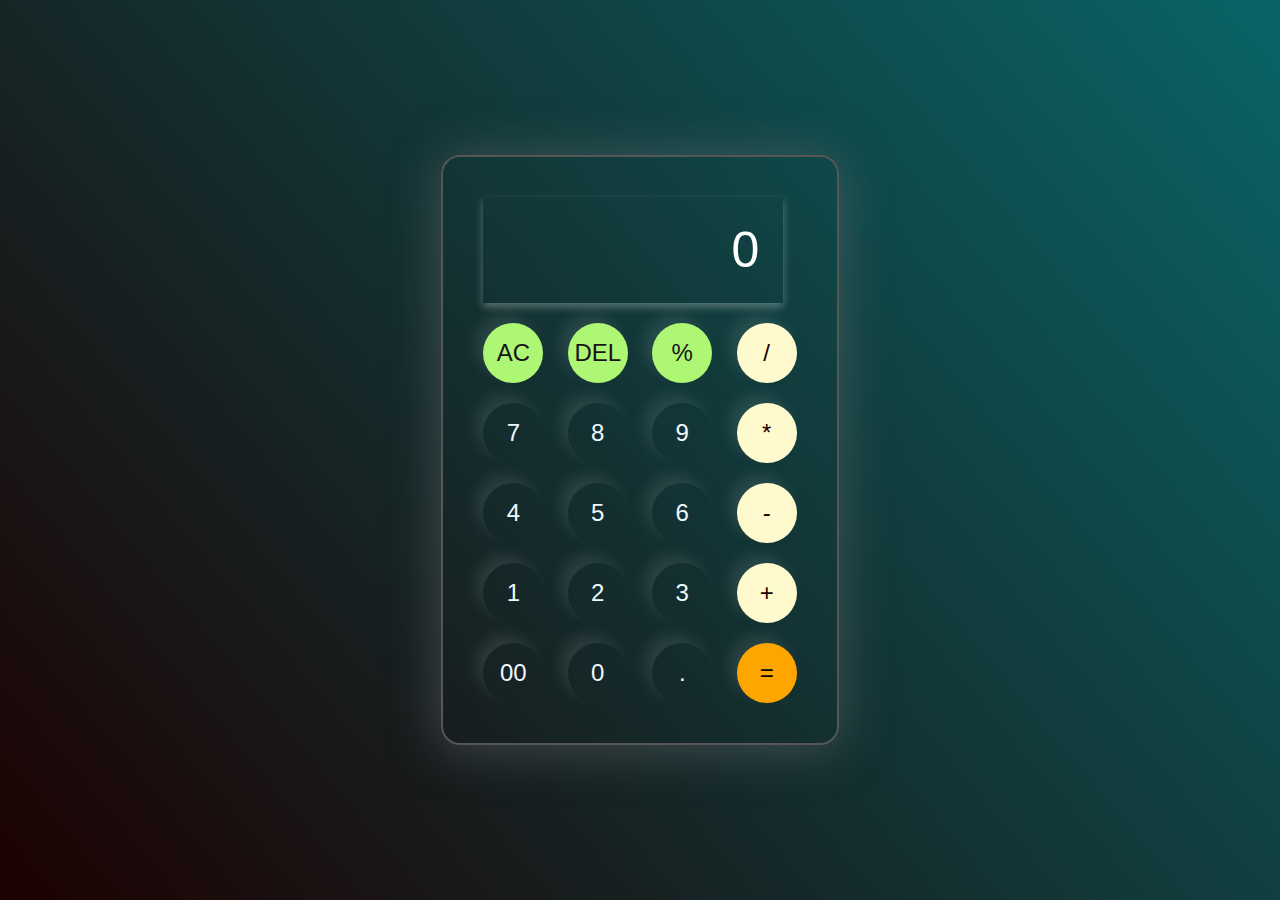
<file: Calculator1/index.html>
<!DOCTYPE html>
<html lang="en">
<head>
    <meta charset="UTF-8">
    <meta name="viewport" content="width=device-width, initial-scale=1.0">
   <link rel="stylesheet" href="style.css">
    <title>Calculator</title>
<body>
   
    <div class="calculator">
       <input type="text" placeholder="0" id="inputBox" readonly>
    <div>
    
        <button class="function">AC</button>
        <button class="function">DEL</button>
        <button class="function">%</button>
        <button class="operator">/</button>
    </div>
    <div>
        <button>7</button>
        <button>8</button>
        <button>9</button>
        <button class="operator">*</button>
    </div>
    <div>
        <button>4</button>
        <button>5</button>
        <button>6</button>
        <button class="operator">-</button>
    </div>
    <div>
        <button>1</button>
        <button>2</button>
        <button>3</button>
        <button class="operator">+</button>
    </div>
    <div>
        <button>00</button>
        <button>0</button>
        <button>.</button>
        <button class="equalBtn">=</button>
    </div>
    </div>
   <script src="script.js"></script>
   
</body>

</html>
</file>
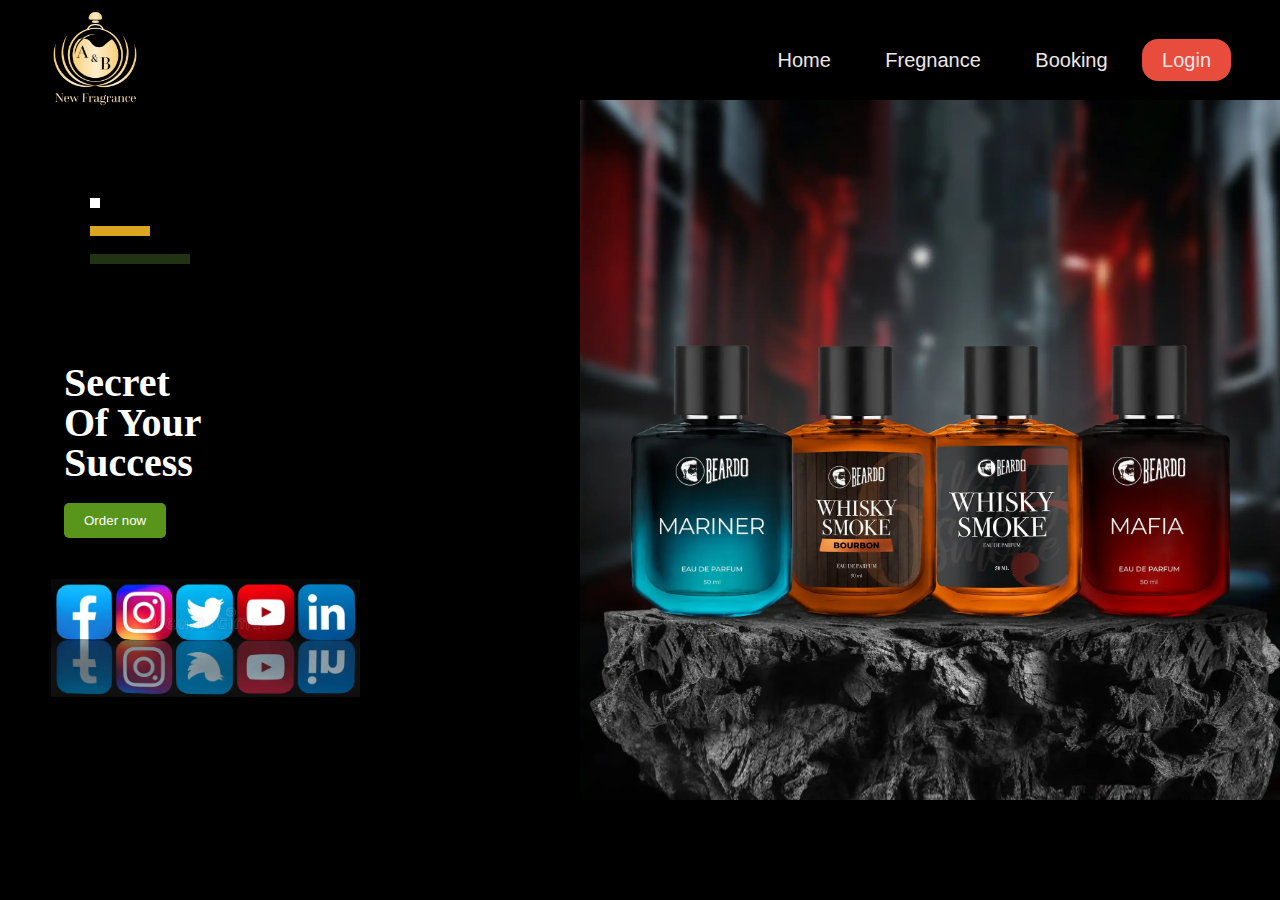
<file: LandingPage1/index.html>
<!DOCTYPE html>
<html lang="en">
<head>
    <meta charset="UTF-8">
    <meta name="viewport" content="width=device-width, initial-scale=1.0">
    <link rel="stylesheet" type="text/css" href="style.css">
    <link
    rel="stylesheet"
    href="https://cdnjs.cloudflare.com/ajax/libs/animate.css/4.1.1/animate.min.css"
  />
    <title>LoadingPage</title>
</head>
<body>
    <header>
<nav>
        <div class="logo"> 
    <img src="profume.jpg" width="150"> 
        </div>
        <div class="menu">
<a href="#">Home</a>
 <a href="#">Fregnance</a>
<a href="#">Booking</a>
 <a href="#">Login</a>
        </div>
</nav>
<div class="line">
<div class="box1"></div><br>
<div class="box2"></div><br>
<div class="box3"></div>
</div>
<div class="container">
    <div class="left animate__animated animate__jackInTheBox an">
    <h1>Secret<br>Of Your Success</h1>
    <button>Order now</button>
    </div>
        <div class="right"></div>
        <img src="wonder.webp"class=" animate__animated animate__lightInTheSpeed" width="700"> 

</div>
<div class="s-icon">
    <img src="icon6.png" class="left animate__animated animate__lightSpeedInLeft animate__delay-100s" >
   
</div>
</header>
</body>
</html>
</file>
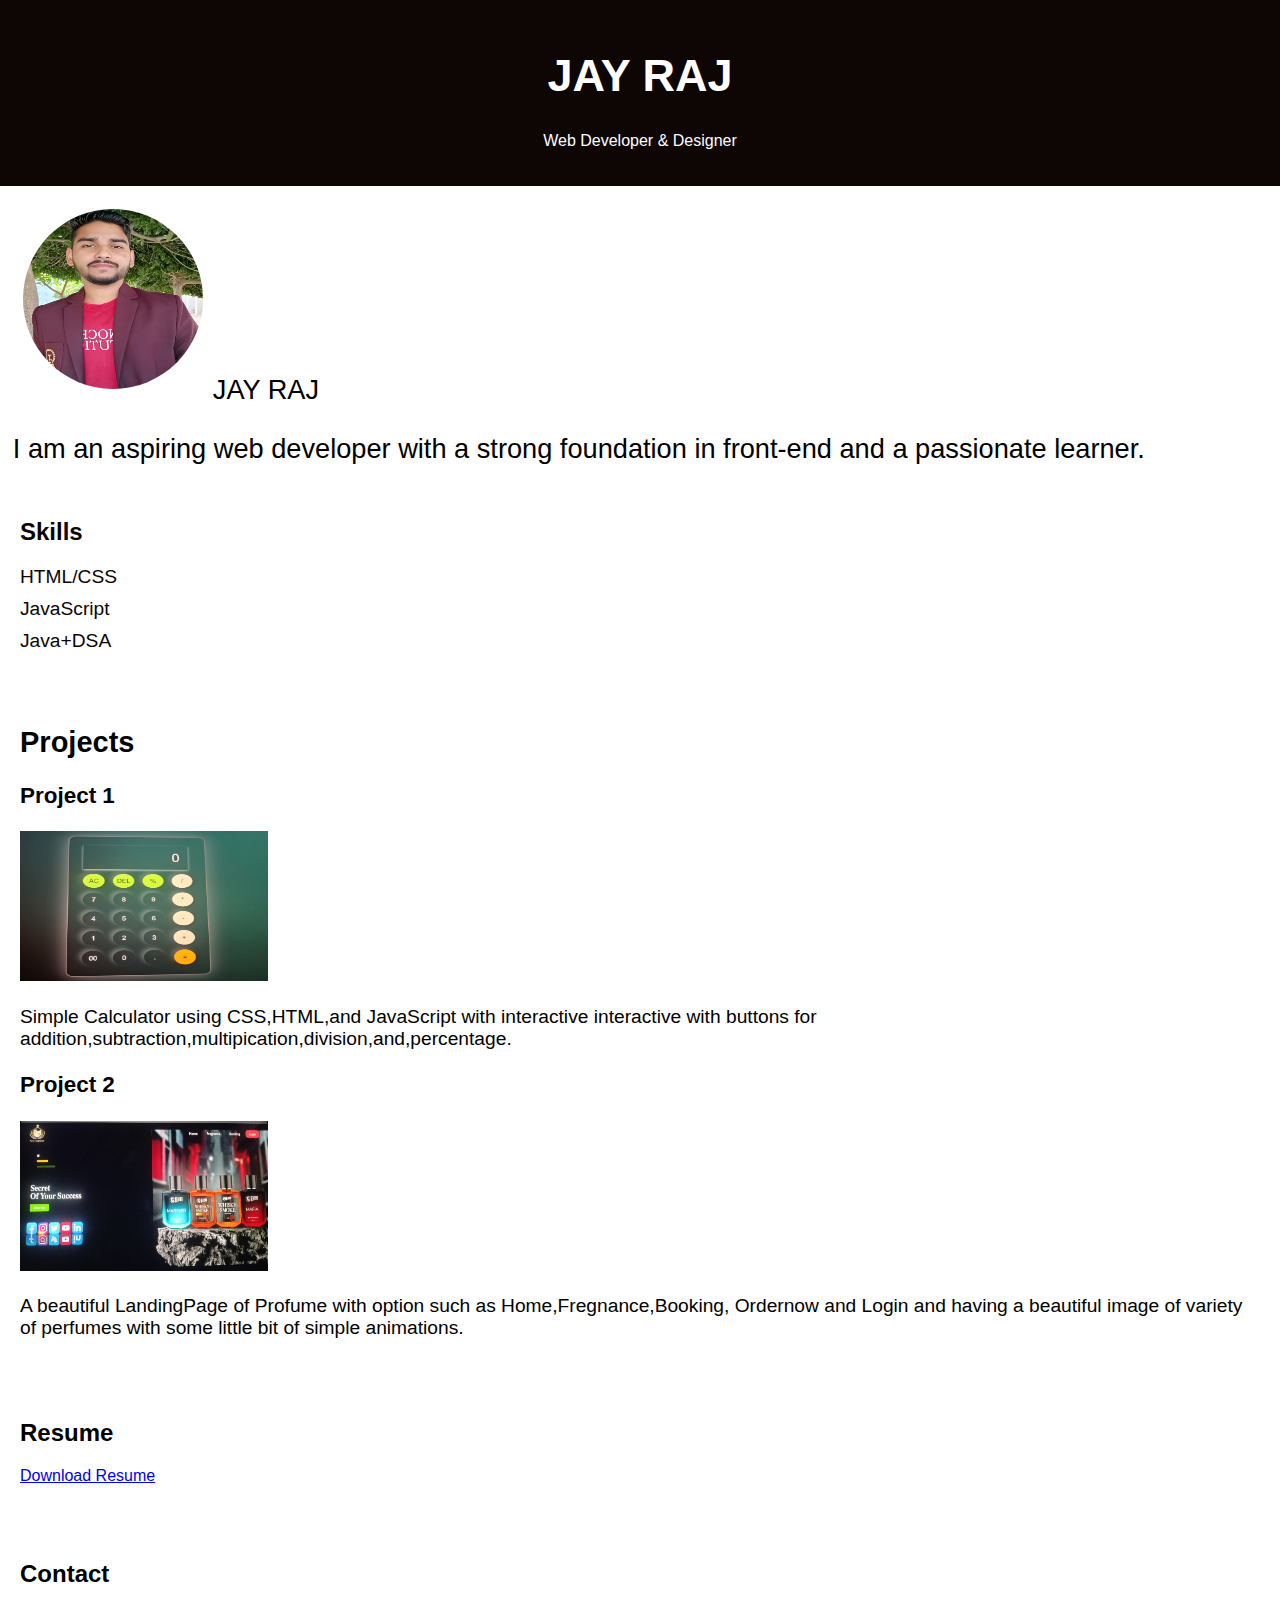
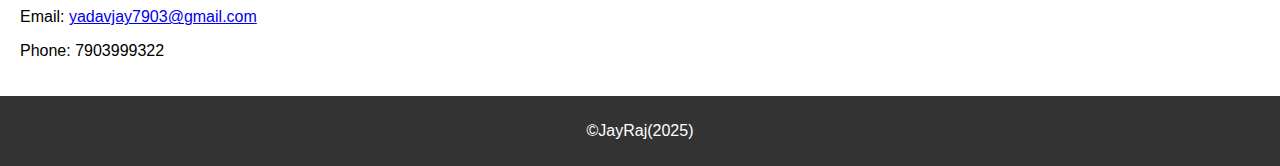
<file: PORTFOLIO/index.html>
<!DOCTYPE html>
<html lang="en">
<head>
  <meta charset="UTF-8">
  <meta name="viewport" content="width=device-width, initial-scale=1.0">
  <title>Personal Portfolio</title>
  <link rel="stylesheet" href="style.css">
</head>
<body>

  <header>
    <h1>JAY RAJ</h1>
    <p>Web Developer & Designer</p>
  </header>

  <Section>
  <section id="about">
    <img src="profile.png" 
  >JAY RAJ</p>
      I am an aspiring web developer with a strong foundation in front-end and a passionate learner.
    
  <section2> 
  </section>

  <section id="skills" >
    <h2>Skills</h2>
    <ul>
      <li>HTML/CSS</li>
      <li>JavaScript</li>
      <li>Java+DSA</li>
    </ul>
  </section>

  <section id="projects">
    <h2>Projects</h2>
    <div class="project">
      <h3>Project 1</h3>
      <img src="calci.jpg">
    
      <p>Simple Calculator using CSS,HTML,and JavaScript with interactive interactive with buttons for addition,subtraction,multipication,division,and,percentage.</p>
    </div>
    <div class="project">
      <h3>Project 2</h3>
      <img src="page.jpg" alt="Project 2">
     
      <p>A beautiful LandingPage of Profume with option such as Home,Fregnance,Booking, Ordernow and Login and having a beautiful image of variety of perfumes with some little bit of simple animations.</p>
    </div>
  </section>

  <section id="resume">
    <h2>Resume</h2>
    <p><a href="Resume.pdf" download>Download Resume</a></p>
  </section>

  <section id="contact">
    <h2>Contact</h2>
    <p>Email: <a href="mailto:yadavjay7903@gmail.com">yadavjay7903@gmail.com</a></p>
    <p>Phone: 7903999322</p>
  </section>


  <footer>
    <p>&copy;JayRaj(2025) </p>
  </footer>
</body>
</html>
</file>
<file: Calculator1/style.css>
*{
    margin:0;
    padding:0;
    box-sizing: border-box;
    font-family: 'Franklin Gothic Medium', 'Arial Narrow', Arial, sans-serif;
}

body{
    width: 100%;
    height: 100vh;
    display: flex;
    justify-content: center;
    align-items: center;
    background: linear-gradient(50deg,#1d0101,#096466);
    
}
.calculator{
    border: 2px solid #565656;
    padding: 30px;
    border-radius: 19px;
    background:transparent;
    box-shadow: 0px 3px 50px rgba(113,115,119,0.5);
}

input{
    width: 300px;;
    border:none;
    padding: 24px;
    margin: 10px;
    background:transparent;
    box-shadow:0px 4px 8px rgba(255, 255, 255, 0.3);
    font-size: 50px;
    text-align: right;
    cursor: pointer;
    color:#fff
}
input::placeholder{
    color:rgb(255, 255, 255)
}
button{
    border:none;
    width:60px;
    height:60px;
    margin:10px;
    border-radius: 60%;
    text-shadow: #011d1a;
    background: transparent;
    font-size: x-large;
    color: aliceblue;
    box-shadow: -8px -8px 15px rgba(255, 252, 255, 0.1);
    cursor:pointer;
}
.equalBtn {
    background-color:orange;
    color: black;
}
.operator{
    color:#1d0101;
    background-color:lemonchiffon;
}
.function{
    color: #181414;
    background-color:#adf774 ;
}
</file>
<file: LandingPage1/style.css>
*{padding:0; margin:0; box-sizing: border-box0;}
body{ 
    background:black;
    color: white;
}
nav{width:95%;
    height:100px;
display: flex;
justify-content:space-between;
align-items: center;
padding: 10px 20px;
font-family:'Gill Sans', 'Gill Sans MT', Calibri, 'Trebuchet MS', sans-serif;
position: absolute;
top:0;
}
.menu a{
    text-decoration: none;
    color: rgb(239, 230, 230);
    font-size: 20px;
    padding: 10px 20px;
    margin: 0px 5px;
}
.menu a:last-child{
    background: #e74c3c;
    border-radius: 1pc;
}
.menu a:hover{
background:#e74c3c;
border-radius: 5pc;
transition: 0.4s linear;
}
.line{
    position: absolute;
    top: 22%;
    left: 7%;
}
.box1{
    width: 1cap; height: 10px; background: white;
}

.box2{
    width: 60px; height: 10px; background:goldenrod;
}
.box3{
    width: 100px; height: 10px; background: #231;
}
.container{
    width: 100%;
    height:100vh;
    display: flex;
justify-content:space-between;
align-items: center;
}
.left{
    flex-basis:50%;
    margin:5%
}
.right{
    flex-basis:50%;
}
.right img{
    width:100px;
   -webkit-box-reflect:below 1px linear-gradient (transparent,transparent,#0004);
}
.left h1{
    font-size: 2.5rem;
    line-height:2.5rem;
}
.left button{
    background: rgb(88, 149, 26);
    color: white;
    padding: 10px 20px;
    margin-top: 20px;
    border: none;
    outline: none;
    border-radius: 5px;}

    .left button:hover{
background: #e74c3c;
        border-radius: 5pc;
        transition: 0.4s linear;
        }
        .s-icon{
            position:absolute;
            bottom: 100px;
            top: 60%;
            left:1%
        }
        .s-icon img{
            width: 40%; ;
        }
</file>
<file: PORTFOLIO/style.css>
body {
    font-family: Arial, sans-serif;
    margin: 0;
    padding: 0;
  }
  
  header {
    background-color: #0e0505;
    color: #fff;
    padding: 20px;
    text-align: center;
  }
  
  header h1 {
    font-size: 45px;
  }
  
  #about {
    padding:1%;
  
    font-size: 1.7pc;
  
  }
  
  #about img {
    width: 180px;
    height: 180px;
    border-radius: 50%;
    margin:10px;
    image-resolution: 199%;
  }
  
  #skills {
    padding: 20px;
   color: #0a0404;
   font-size: 120%;
  }
  
  #skills h2 {
    font-size: 24px;
  }
  
  #skills ul {
    list-style: none;
    margin: 0;
    padding: 0;
  }
  
  #skills li {
    margin-bottom: 10px;
  }
  
  #projects {
    padding: 20px;
    font-size: 120%;
  }
  
  #projects h2 {
    font-size: 29px;
  }
  
  .project {
    margin-bottom: 20px;
  }
  .project1{
    font-size: 200%;
  }
  .project img {
    width:20%;
    height:150px;
    object-fit:inherit;
  }
  
  #resume {
    padding: 20px;
  }
  
  #resume h2 {
    font-size: 24px;
  }
  
  #contact {
    padding: 20px;
  }
  
  #contact h2 {
    font-size: 24px;
  }
  
  footer {
    background-color: #333;
    color: #fff;
    padding: 10px;
    text-align: center;
    clear: both;
  }
</file>
